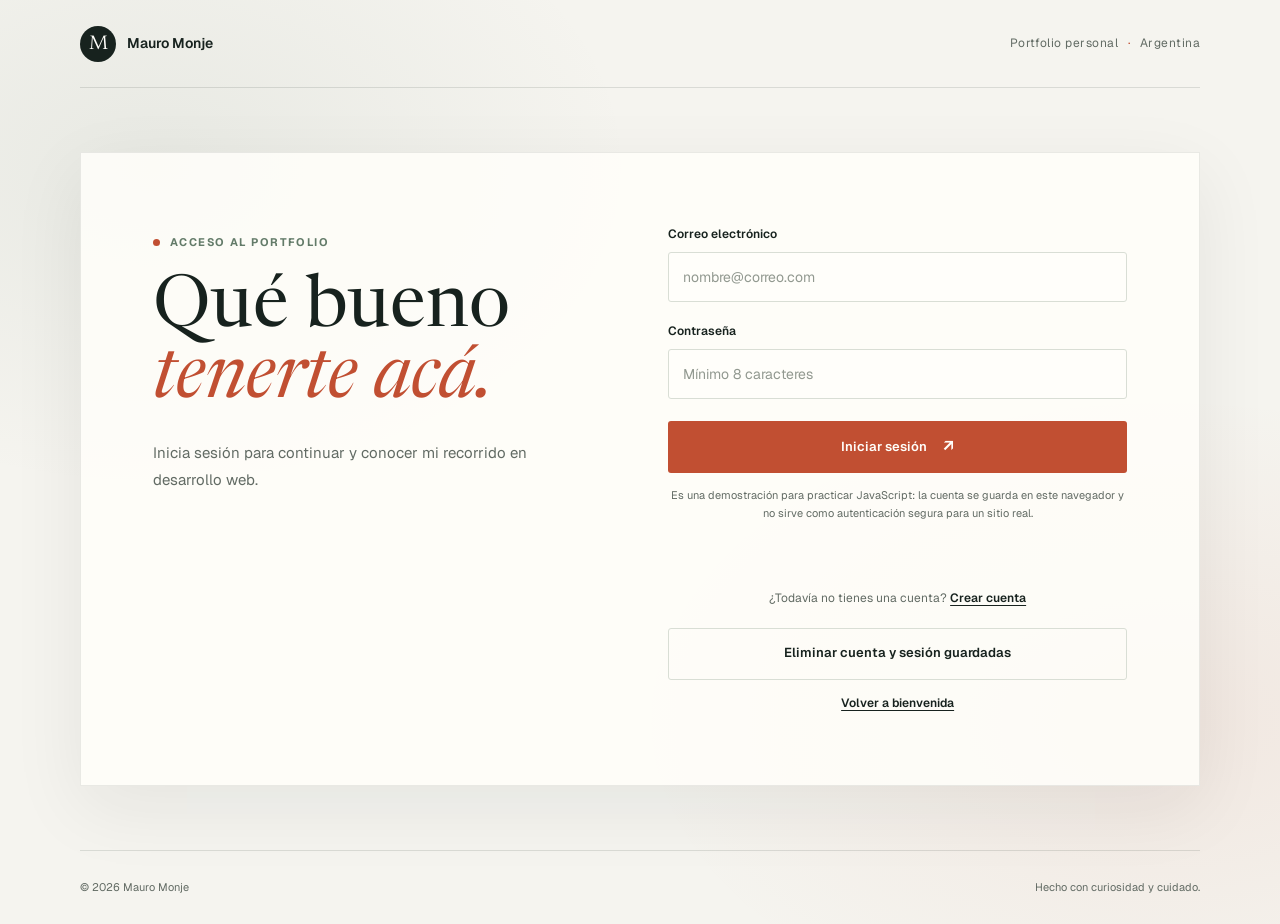
<file: index.html>
<!doctype html>
<html lang="es">
<head>
	<meta charset="utf-8">
	<meta name="viewport" content="width=device-width, initial-scale=1">
	<meta name="description" content="Inicia sesión para acceder al portfolio de Mauro Monje.">
	<meta name="theme-color" content="#f5f4ef">
	<title>Iniciar sesión | Mauro Monje</title>
	<link rel="preconnect" href="https://fonts.googleapis.com">
	<link rel="preconnect" href="https://fonts.gstatic.com" crossorigin>
	<link href="https://fonts.googleapis.com/css2?family=Geist:wght@400;500;600;700&family=Newsreader:opsz,wght@6..72,400;6..72,500&display=swap" rel="stylesheet">
	<link rel="stylesheet" href="estilos.css">
</head>
<body class="pagina pagina-registro">
	<header class="encabezado">
		<a class="marca" href="bienvenida.html" aria-label="Mauro Monje, ir a bienvenida">
			<span class="marca-simbolo" aria-hidden="true">M</span>
			<span class="marca-texto">Mauro Monje</span>
		</a>
		<p class="encabezado-nota">Portfolio personal <span aria-hidden="true">·</span> Argentina</p>
	</header>

	<main class="contenido-principal">
		<section class="panel-registro" aria-labelledby="titulo-login">
			<div class="registro-intro">
				<p class="sobretitulo"><span class="punto-acento" aria-hidden="true"></span> Acceso al portfolio</p>
				<h1 id="titulo-login">Qué bueno <em>tenerte acá.</em></h1>
				<p class="texto-intro">Inicia sesión para continuar y conocer mi recorrido en desarrollo web.</p>
			</div>

			<form class="formulario" id="formulario-login">
				<div class="campo">
					<label for="correo">Correo electrónico</label>
					<input id="correo" name="correo" type="email" autocomplete="username" placeholder="nombre@correo.com" required>
				</div>
				<div class="campo">
					<label for="contrasena">Contraseña</label>
					<input id="contrasena" name="contrasena" type="password" autocomplete="current-password" placeholder="Mínimo 8 caracteres" minlength="8" required>
				</div>
				<button class="boton boton-principal" id="boton-enviar" type="submit">Iniciar sesión <span aria-hidden="true">↗</span></button>
				<p class="nota-demo">Es una demostración para practicar JavaScript: la cuenta se guarda en este navegador y no sirve como autenticación segura para un sitio real.</p>
				<p id="mensaje-login" role="status" aria-live="polite"></p>
				<p class="alternativa"><span id="texto-alternativa">¿Todavía no tienes una cuenta?</span> <button class="boton-texto" id="alternar-modo" type="button">Crear cuenta</button></p>
				<button class="boton boton-secundario" id="borrar-datos" type="button" hidden>Eliminar cuenta y sesión guardadas</button>
				<p class="alternativa"><a href="bienvenida.html">Volver a bienvenida</a></p>
			</form>
		</section>
	</main>

	<footer class="pie-pagina">
		<p>© 2026 Mauro Monje</p>
		<p>Hecho con curiosidad y cuidado.</p>
	</footer>
	<script src="script.js" defer></script>
</body>
</html>
</file>
<file: estilos.css>
:root {
    color-scheme: light;
    --fondo: #f5f4ef;
    --superficie: #fffefa;
    --tinta: #17221e;
    --tinta-suave: #626b64;
    --linea: #d9ded5;
    --acento: #c14f32;
    --acento-oscuro: #913b27;
    --acento-claro: #f1ded5;
    --verde: #637b69;
    --fuente-cuerpo: "Geist", "Segoe UI", sans-serif;
    --fuente-titular: "Newsreader", Georgia, serif;
    --ancho-contenido: 1120px;
}

* {
    box-sizing: border-box;
}

html {
    min-width: 320px;
    background: var(--fondo);
}

body {
    min-height: 100vh;
    margin: 0;
    color: var(--tinta);
    font-family: var(--fuente-cuerpo);
    font-size: 16px;
    line-height: 1.6;
    background-color: var(--fondo);
    background-image: radial-gradient(ellipse at 12% 18%, rgb(99 123 105 / 9%), transparent 30%), radial-gradient(ellipse at 91% 78%, rgb(193 79 50 / 8%), transparent 32%);
}

a {
    color: inherit;
}

a:focus-visible,
button:focus-visible,
input:focus-visible {
    outline: 3px solid var(--acento);
    outline-offset: 3px;
}

.pagina {
    display: flex;
    min-height: 100vh;
    flex-direction: column;
}

.encabezado,
.pie-pagina {
    display: flex;
    width: min(var(--ancho-contenido), calc(100% - 64px));
    align-items: center;
    justify-content: space-between;
    margin-inline: auto;
}

.encabezado {
    min-height: 88px;
    border-bottom: 1px solid rgb(23 34 30 / 12%);
}

.marca {
    display: inline-flex;
    align-items: center;
    gap: 11px;
    text-decoration: none;
}

.marca-simbolo {
    display: grid;
    width: 36px;
    aspect-ratio: 1;
    place-items: center;
    border-radius: 50%;
    background: var(--tinta);
    color: var(--superficie);
    font-family: var(--fuente-titular);
    font-size: 20px;
}

.marca-texto {
    font-size: 14px;
    font-weight: 600;
}

.encabezado-nota,
.enlace-encabezado {
    margin: 0;
    color: var(--tinta-suave);
    font-size: 12px;
    letter-spacing: 0.04em;
}

.encabezado-nota span {
    padding-inline: 6px;
    color: var(--acento);
}

.enlace-encabezado {
    text-decoration-color: var(--linea);
    text-underline-offset: 5px;
    transition: color 160ms ease;
}

.enlace-encabezado:hover,
.alternativa a:hover {
    color: var(--acento-oscuro);
}

.contenido-principal {
    display: grid;
    width: min(var(--ancho-contenido), calc(100% - 64px));
    flex: 1;
    align-items: center;
    margin-inline: auto;
    padding-block: 64px;
}

.panel-registro {
    display: grid;
    grid-template-columns: 0.9fr 1fr;
    gap: clamp(48px, 8vw, 112px);
    align-items: start;
    padding: clamp(36px, 6vw, 72px);
    border: 1px solid rgb(23 34 30 / 9%);
    background: rgb(255 254 250 / 88%);
    box-shadow: 0 22px 70px rgb(23 34 30 / 7%);
}

.registro-intro {
    position: sticky;
    top: 48px;
    padding-top: 9px;
}

.sobretitulo {
    display: flex;
    align-items: center;
    gap: 10px;
    margin: 0 0 22px;
    color: var(--verde);
    font-size: 11px;
    font-weight: 700;
    letter-spacing: 0.13em;
    text-transform: uppercase;
}

.punto-acento {
    width: 7px;
    height: 7px;
    border-radius: 50%;
    background: var(--acento);
}

h1 {
    max-width: 520px;
    margin: 0;
    font-family: var(--fuente-titular);
    font-size: clamp(46px, 6vw, 72px);
    font-weight: 400;
    line-height: 0.99;
}

h1 em {
    color: var(--acento);
    font-weight: 400;
}

.texto-intro {
    max-width: 410px;
    margin: 23px 0 0;
    color: var(--tinta-suave);
    font-size: 15px;
    line-height: 1.8;
}

.formulario {
    display: flex;
    flex-direction: column;
    gap: 20px;
}

.campo {
    display: flex;
    min-width: 0;
    flex-direction: column;
    gap: 8px;
}

.campo label {
    color: var(--tinta);
    font-size: 12px;
    font-weight: 600;
}

.campo input {
    width: 100%;
    min-height: 50px;
    padding: 0 14px;
    border: 1px solid var(--linea);
    border-radius: 3px;
    background: var(--superficie);
    color: var(--tinta);
    font: inherit;
    font-size: 14px;
    transition: border-color 160ms ease, box-shadow 160ms ease;
}

.campo input::placeholder {
    color: #929990;
}

.campo input:focus {
    border-color: var(--verde);
    box-shadow: 0 0 0 3px rgb(99 123 105 / 12%);
}

.grupo-campos {
    display: grid;
    grid-template-columns: repeat(2, minmax(0, 1fr));
    gap: 16px;
}

.boton {
    display: inline-flex;
    min-height: 52px;
    align-items: center;
    justify-content: center;
    gap: 16px;
    padding: 0 22px;
    border: 0;
    border-radius: 3px;
    font: inherit;
    font-size: 13px;
    font-weight: 600;
    text-decoration: none;
    transition: background-color 160ms ease, transform 160ms ease;
}

.boton-principal {
    margin-top: 2px;
    background: var(--acento);
    color: #fffefa;
    cursor: pointer;
}

.boton-principal:hover {
    transform: translateY(-2px);
    background: var(--acento-oscuro);
}

.boton-principal span {
    font-size: 17px;
}

.alternativa {
    margin: -6px 0 0;
    color: var(--tinta-suave);
    font-size: 12px;
    text-align: center;
}

.alternativa a {
    color: var(--tinta);
    font-weight: 600;
    text-underline-offset: 3px;
    transition: color 160ms ease;
}

.boton-texto {
    padding: 0;
    border: 0;
    background: transparent;
    color: var(--tinta);
    font: inherit;
    font-weight: 600;
    text-decoration: underline;
    text-underline-offset: 3px;
    cursor: pointer;
}

.boton-secundario {
    border: 1px solid var(--linea);
    background: transparent;
    color: var(--tinta);
    cursor: pointer;
}

.pie-pagina {
    min-height: 74px;
    border-top: 1px solid rgb(23 34 30 / 12%);
    color: var(--tinta-suave);
    font-size: 11px;
}

.pie-pagina p {
    margin: 0;
}

.contenido-bienvenida {
    padding-block: 76px;
}

.bienvenida {
    display: grid;
    grid-template-columns: 1fr 0.88fr;
    gap: clamp(48px, 8vw, 112px);
    align-items: center;
}

.bienvenida-texto {
    padding-block: 24px;
}

.bienvenida-texto h1 {
    max-width: 550px;
    font-size: clamp(56px, 7vw, 88px);
}

.bienvenida-texto .texto-intro {
    max-width: 460px;
    font-size: 17px;
}

.bienvenida-detalle {
    margin: 30px 0 28px;
    color: var(--verde);
    font-family: var(--fuente-titular);
    font-size: 21px;
    font-style: italic;
}

.boton-enlace {
    width: fit-content;
}

.bienvenida-imagen {
    position: relative;
    margin: 0;
    padding: 0 0 24px 24px;
}

.bienvenida-imagen::before {
    position: absolute;
    z-index: -1;
    inset: 24px 0 0 0;
    border: 1px solid rgb(99 123 105 / 40%);
    content: "";
}

.bienvenida-imagen img {
    display: block;
    width: 100%;
    aspect-ratio: 4 / 5;
    object-fit: cover;
    background: var(--acento-claro);
}

.bienvenida-imagen figcaption {
    padding-top: 11px;
    color: var(--tinta-suave);
    font-size: 11px;
}

@media (max-width: 760px) {
    .encabezado,
    .pie-pagina,
    .contenido-principal {
        width: min(100% - 36px, var(--ancho-contenido));
    }

    .encabezado {
        min-height: 72px;
    }

    .contenido-principal {
        padding-block: 32px;
    }

    .panel-registro {
        grid-template-columns: 1fr;
        gap: 34px;
        padding: 30px 24px;
    }

    .registro-intro {
        position: static;
    }

    .registro-intro h1 {
        max-width: 450px;
        font-size: clamp(48px, 12vw, 64px);
    }

    .contenido-bienvenida {
        padding-block: 44px;
    }

    .bienvenida {
        grid-template-columns: 1fr;
        gap: 36px;
    }

    .bienvenida-texto {
        padding-block: 0;
    }

    .bienvenida-texto h1 {
        font-size: clamp(56px, 13vw, 76px);
    }

    .bienvenida-imagen {
        width: min(100%, 520px);
        margin-left: auto;
    }
}

@media (max-width: 480px) {
    .encabezado-nota {
        display: none;
    }

    .grupo-campos {
        grid-template-columns: 1fr;
    }

    .formulario {
        gap: 17px;
    }

    .pie-pagina {
        min-height: 68px;
        gap: 12px;
        font-size: 10px;
    }

    .pie-pagina p:last-child {
        text-align: right;
    }
}

@media (prefers-reduced-motion: reduce) {
    *,
    *::before,
    *::after {
        scroll-behavior: auto !important;
        transition-duration: 0.01ms !important;
    }
}

.nota-demo {
    margin: -6px 0 0;
    color: var(--tinta-suave);
    font-size: 11px;
    line-height: 1.6;
    text-align: center;
}

.pagina-portfolio {
    background: var(--fondo);
}

.encabezado-portfolio {
    position: sticky;
    z-index: 5;
    top: 0;
    width: 100%;
    min-height: 72px;
    padding-inline: max(32px, calc((100% - var(--ancho-contenido)) / 2));
    background: rgb(245 244 239 / 94%);
    backdrop-filter: blur(12px);
}

.navegacion-portfolio {
    display: flex;
    align-items: center;
    gap: 28px;
}

.navegacion-portfolio a,
.salir-portfolio {
    color: var(--tinta-suave);
    font-size: 11px;
    text-decoration: none;
    transition: color 160ms ease;
}

.navegacion-portfolio a:hover,
.salir-portfolio:hover {
    color: var(--acento-oscuro);
}

.salir-portfolio {
    text-decoration: underline;
    text-underline-offset: 4px;
}

.portfolio-contenido {
    width: min(100% - 64px, 960px);
    margin-inline: auto;
}

.portfolio-hero {
    padding-block: 90px 64px;
}

.portfolio-hero-encabezado h1 {
    max-width: none;
    font-size: 82px;
}

.portfolio-hero-encabezado h1 em {
    font-style: normal;
}

.portfolio-subtitulo {
    margin: 12px 0 0;
    color: var(--verde);
    font-family: var(--fuente-titular);
    font-size: 24px;
}

.portfolio-resumen {
    display: flex;
    align-items: center;
    justify-content: space-between;
    gap: 36px;
    margin-top: 36px;
    padding: 26px 30px;
    border: 1px solid rgb(23 34 30 / 9%);
    background: var(--superficie);
}

.portfolio-resumen p {
    max-width: 620px;
    margin: 0;
    color: var(--tinta-suave);
    font-size: 15px;
}

.boton-oscuro {
    flex: 0 0 auto;
    background: var(--tinta);
    color: var(--superficie);
}

.boton-oscuro:hover {
    background: var(--verde);
}

.portfolio-seccion {
    padding-block: 56px;
    border-top: 1px solid rgb(23 34 30 / 14%);
    scroll-margin-top: 90px;
}

.seccion-encabezado {
    margin-bottom: 26px;
}

.seccion-numero {
    margin: 0 0 7px;
    color: var(--verde);
    font-size: 10px;
    font-weight: 700;
    letter-spacing: 0.12em;
    text-transform: uppercase;
}

.seccion-encabezado h2 {
    margin: 0;
    font-family: var(--fuente-titular);
    font-size: 36px;
    font-weight: 400;
    line-height: 1.15;
}

.perfil-contenido {
    display: grid;
    grid-template-columns: 0.72fr 1.28fr;
    gap: 56px;
    padding: 32px;
    background: rgb(255 254 250 / 78%);
}

.perfil-datos {
    display: flex;
    flex-direction: column;
    gap: 20px;
    margin: 0;
}

.perfil-datos dt {
    color: var(--tinta-suave);
    font-size: 10px;
    letter-spacing: 0.08em;
    text-transform: uppercase;
}

.perfil-datos dd {
    margin: 3px 0 0;
    font-size: 13px;
    font-weight: 600;
}

.perfil-biografia p {
    margin: 0 0 16px;
    color: var(--tinta-suave);
    font-size: 14px;
    line-height: 1.8;
}

.perfil-imagen {
    margin: 24px 0 0;
}

.perfil-imagen img {
    display: block;
    width: 100%;
    max-height: 250px;
    object-fit: cover;
}

.perfil-imagen figcaption,
.formacion-imagen figcaption {
    padding-top: 8px;
    color: var(--tinta-suave);
    font-size: 10px;
}

.lista-habilidades {
    margin: 0;
    padding: 0;
    border-top: 1px solid var(--linea);
    list-style: none;
}

.habilidad {
    display: grid;
    grid-template-columns: 48px 1fr auto;
    gap: 22px;
    align-items: start;
    padding: 24px 4px;
    border-bottom: 1px solid var(--linea);
}

.habilidad-numero {
    color: var(--acento);
    font-family: var(--fuente-titular);
    font-size: 20px;
}

.habilidad h3,
.formacion-contenido h3 {
    margin: 0 0 5px;
    font-family: var(--fuente-titular);
    font-size: 23px;
    font-weight: 400;
}

.habilidad p,
.formacion-contenido p {
    margin: 0;
    color: var(--tinta-suave);
    font-size: 13px;
    line-height: 1.7;
}

.habilidad-nivel {
    padding: 4px 9px;
    background: var(--acento-claro);
    color: var(--acento-oscuro);
    font-size: 10px;
    white-space: nowrap;
}

.formacion-contenido {
    display: grid;
    grid-template-columns: 1fr 210px;
    gap: 28px;
    padding: 28px;
    background: var(--superficie);
}

.estado-formacion {
    display: flex;
    align-items: center;
    gap: 8px;
    margin-bottom: 15px !important;
    color: var(--verde) !important;
    font-size: 10px !important;
    font-weight: 600;
    text-transform: uppercase;
}

.estado-formacion span {
    width: 7px;
    height: 7px;
    border-radius: 50%;
    background: var(--verde);
}

.formacion-contenido .formacion-bajada {
    margin-bottom: 16px;
    color: var(--verde);
    font-size: 13px;
}

.formacion-imagen {
    margin: 0;
}

.formacion-imagen img {
    display: block;
    width: 100%;
    aspect-ratio: 4 / 3;
    object-fit: cover;
}

.formacion-pie {
    display: flex;
    grid-column: 1 / -1;
    justify-content: space-between;
    padding-top: 14px;
    border-top: 1px solid var(--linea);
    color: var(--tinta-suave);
    font-size: 11px;
}

.seccion-contacto {
    padding-bottom: 72px;
}

.contacto-contenido {
    display: grid;
    grid-template-columns: 0.9fr 1.1fr;
    gap: 40px;
    padding: 32px;
    background: var(--tinta);
    color: var(--superficie);
}

.contacto-contenido h3 {
    margin: 0 0 9px;
    font-family: var(--fuente-titular);
    font-size: 26px;
    font-weight: 400;
}

.contacto-contenido p {
    margin: 0;
    color: #c5cec6;
    font-size: 12px;
}

.contacto-enlaces {
    display: flex;
    flex-direction: column;
    gap: 10px;
    font-style: normal;
}

.contacto-enlaces a {
    display: grid;
    grid-template-columns: 1fr auto;
    gap: 2px 12px;
    padding: 12px 14px;
    background: #27352f;
    text-decoration: none;
}

.contacto-enlaces a > span:first-child {
    color: #bdc9be;
    font-size: 9px;
    letter-spacing: 0.08em;
    text-transform: uppercase;
}

.contacto-enlaces strong {
    font-size: 12px;
    font-weight: 500;
}

.contacto-enlaces a > span:last-child {
    grid-column: 2;
    grid-row: 1 / 3;
    align-self: center;
    color: #e88c6c;
}

.pie-portfolio {
    width: 100%;
    padding-inline: max(32px, calc((100% - var(--ancho-contenido)) / 2));
    background: var(--superficie);
}

@media (max-width: 760px) {
    .encabezado-portfolio {
        width: 100%;
        padding-inline: 18px;
    }

    .navegacion-portfolio {
        gap: 14px;
        overflow-x: auto;
        padding-inline: 8px;
    }

    .navegacion-portfolio a {
        white-space: nowrap;
    }

    .portfolio-contenido {
        width: min(100% - 36px, 960px);
    }

    .portfolio-hero {
        padding-block: 60px 42px;
    }

    .portfolio-hero-encabezado h1 {
        font-size: 64px;
    }

    .portfolio-resumen,
    .perfil-contenido,
    .contacto-contenido {
        grid-template-columns: 1fr;
    }

    .portfolio-resumen {
        align-items: flex-start;
        flex-direction: column;
        gap: 20px;
    }

    .perfil-contenido {
        gap: 32px;
        padding: 24px;
    }

    .formacion-contenido {
        grid-template-columns: 1fr 160px;
    }

    .contacto-contenido {
        gap: 24px;
        padding: 24px;
    }

    .pie-portfolio {
        width: 100%;
        padding-inline: 18px;
    }
}

@media (max-width: 480px) {
    .encabezado-portfolio {
        flex-wrap: wrap;
        gap: 0 12px;
        padding-block: 10px;
    }

    .navegacion-portfolio {
        order: 3;
        width: 100%;
        justify-content: space-between;
        padding: 8px 0 0;
    }

    .navegacion-portfolio a {
        font-size: 10px;
    }

    .portfolio-contenido {
        width: min(100% - 36px, 960px);
    }

    .portfolio-hero-encabezado h1 {
        font-size: 54px;
    }

    .portfolio-subtitulo {
        font-size: 19px;
    }

    .portfolio-resumen {
        padding: 22px;
    }

    .portfolio-seccion {
        padding-block: 42px;
    }

    .seccion-encabezado h2 {
        font-size: 31px;
    }

    .habilidad {
        grid-template-columns: 32px 1fr;
        gap: 12px;
    }

    .habilidad-nivel {
        grid-column: 2;
        justify-self: start;
    }

    .formacion-contenido {
        grid-template-columns: 1fr;
        padding: 22px;
    }

    .formacion-imagen {
        max-width: 260px;
    }

    .formacion-pie {
        gap: 14px;
        font-size: 10px;
    }

    .contacto-contenido {
        padding: 22px;
    }
}
</file>
